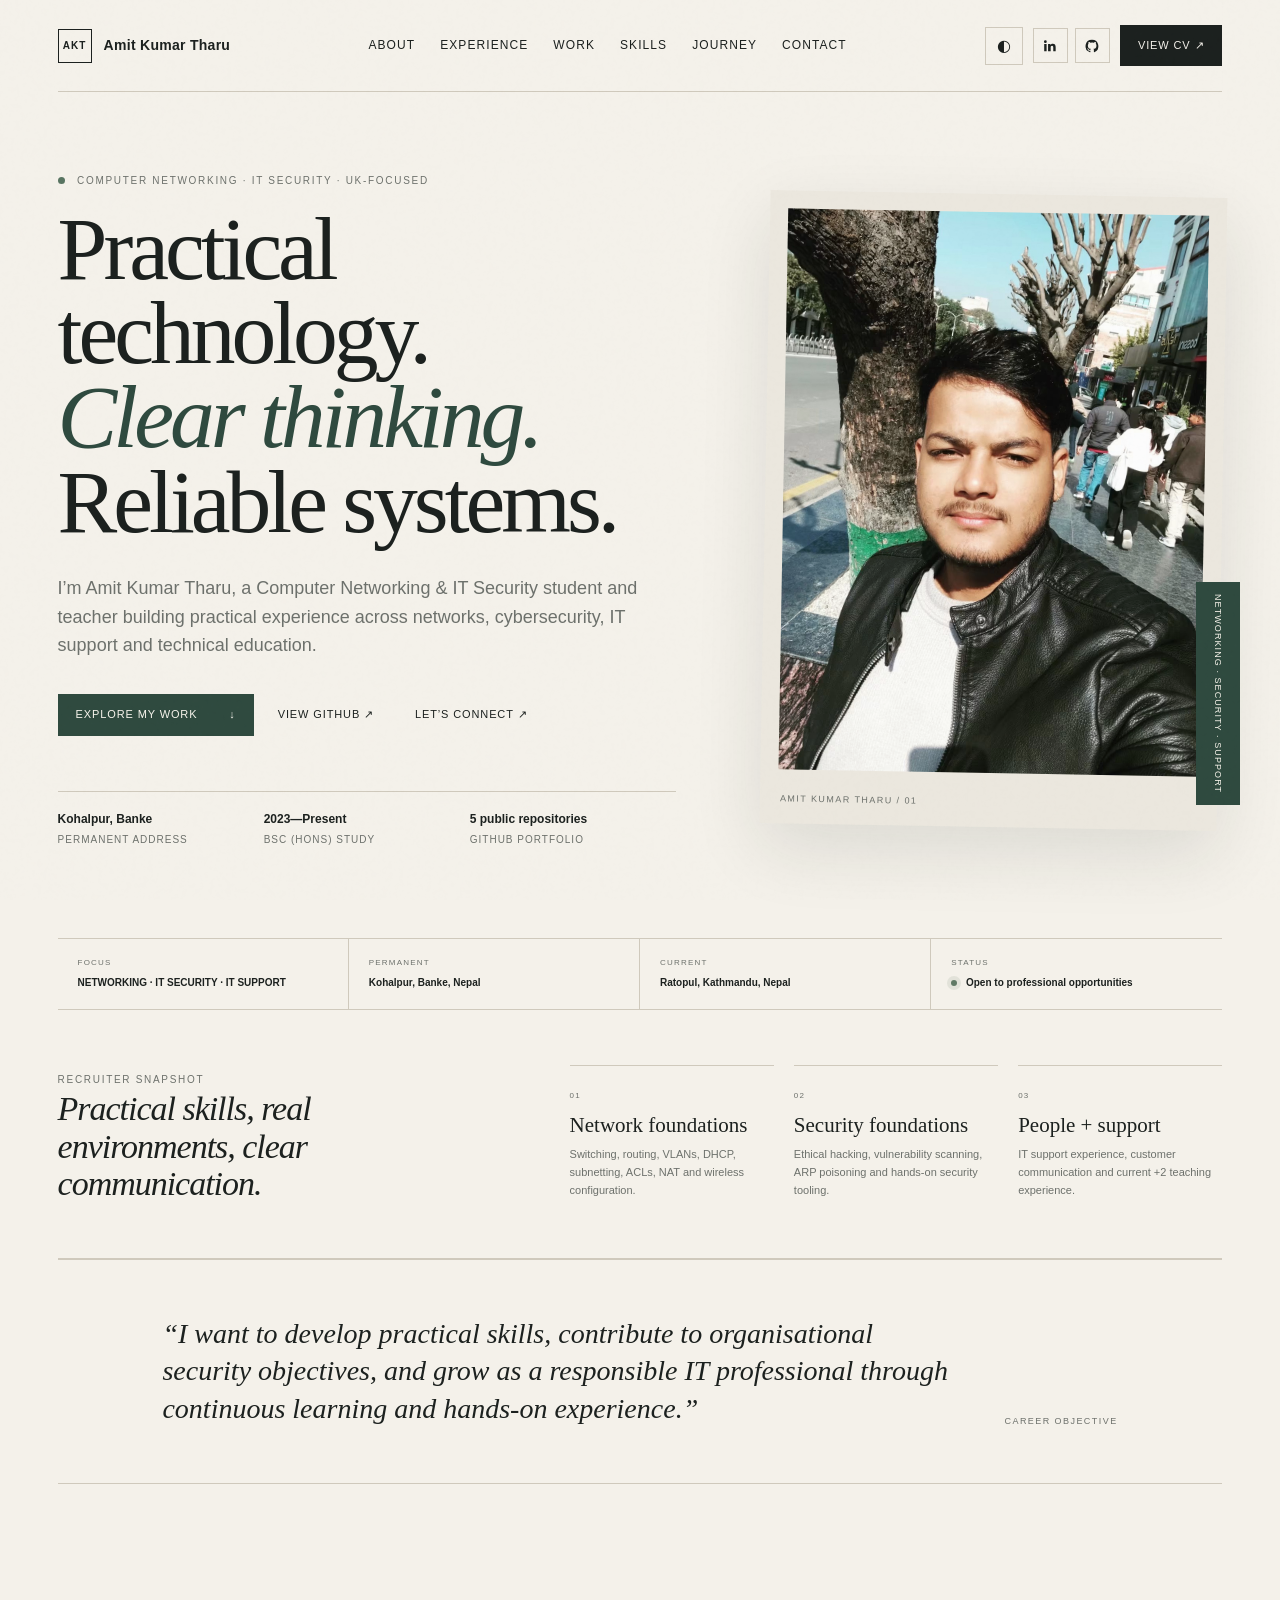
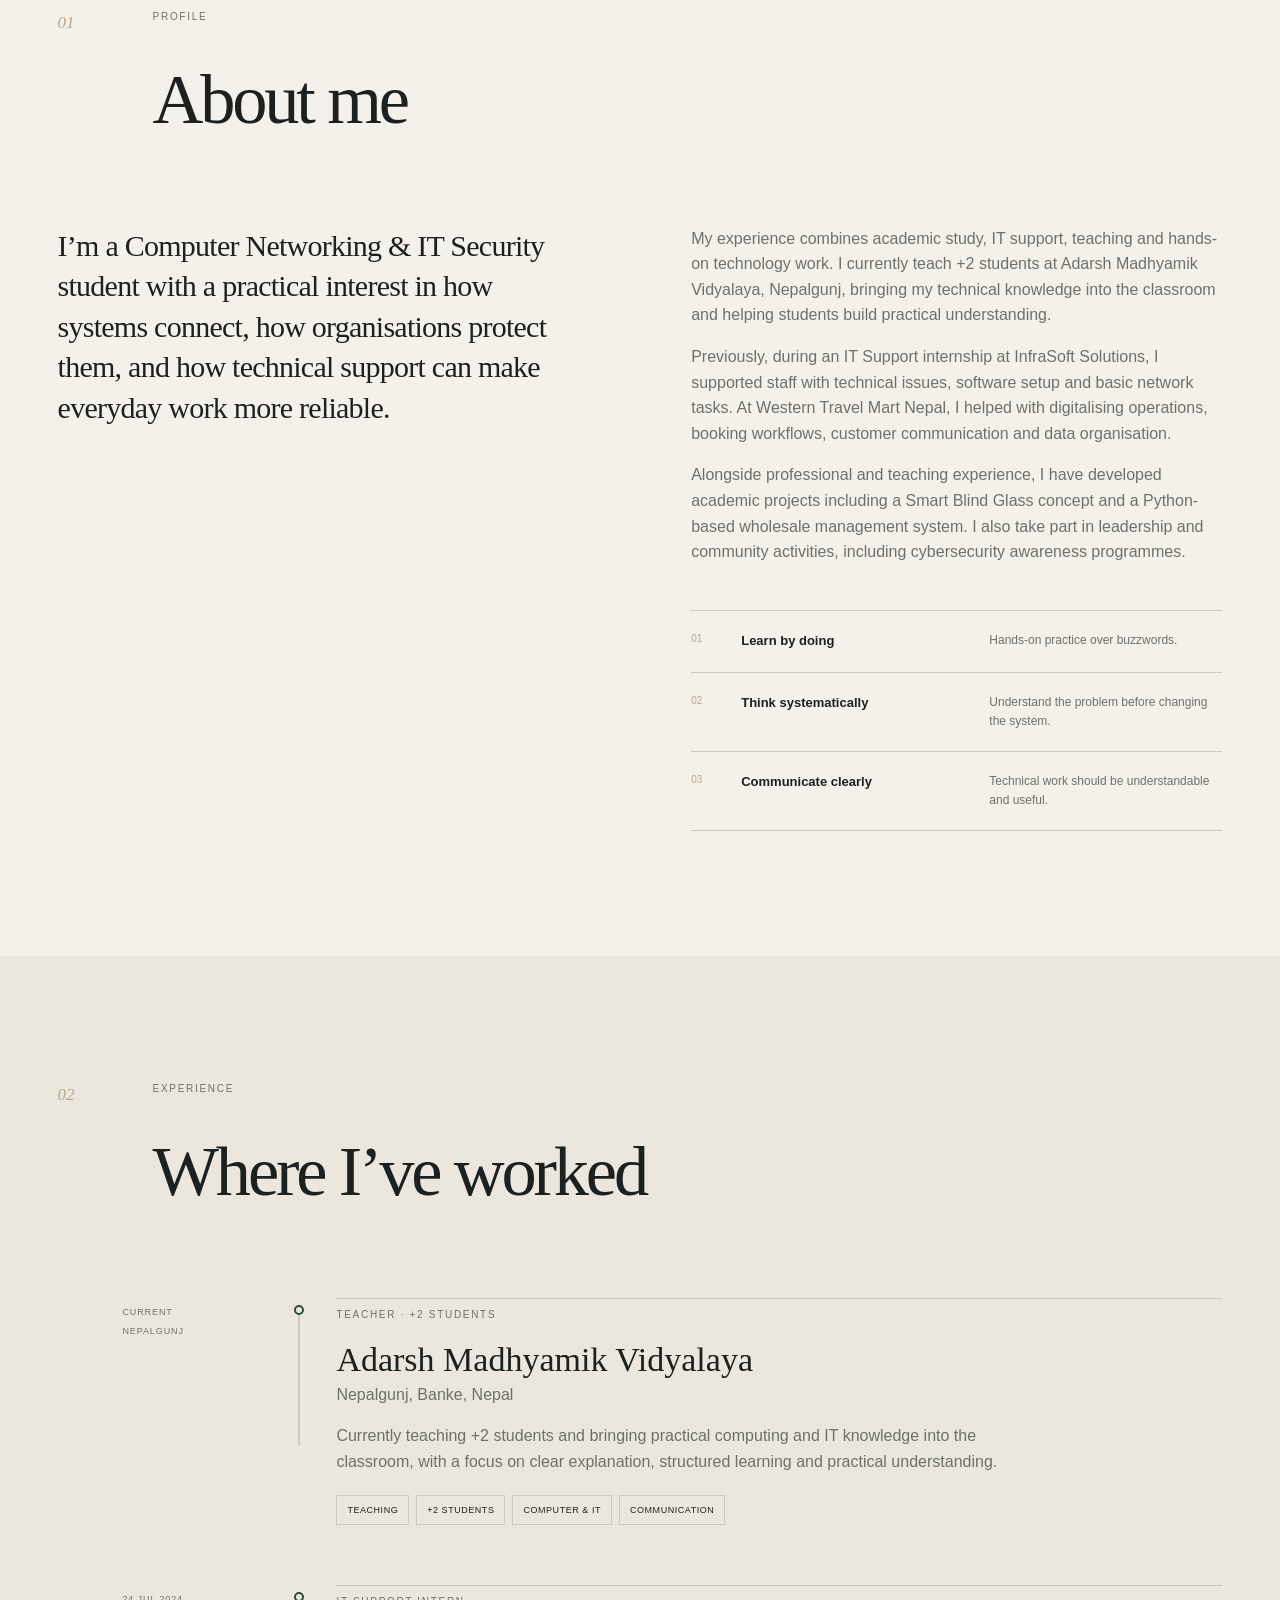
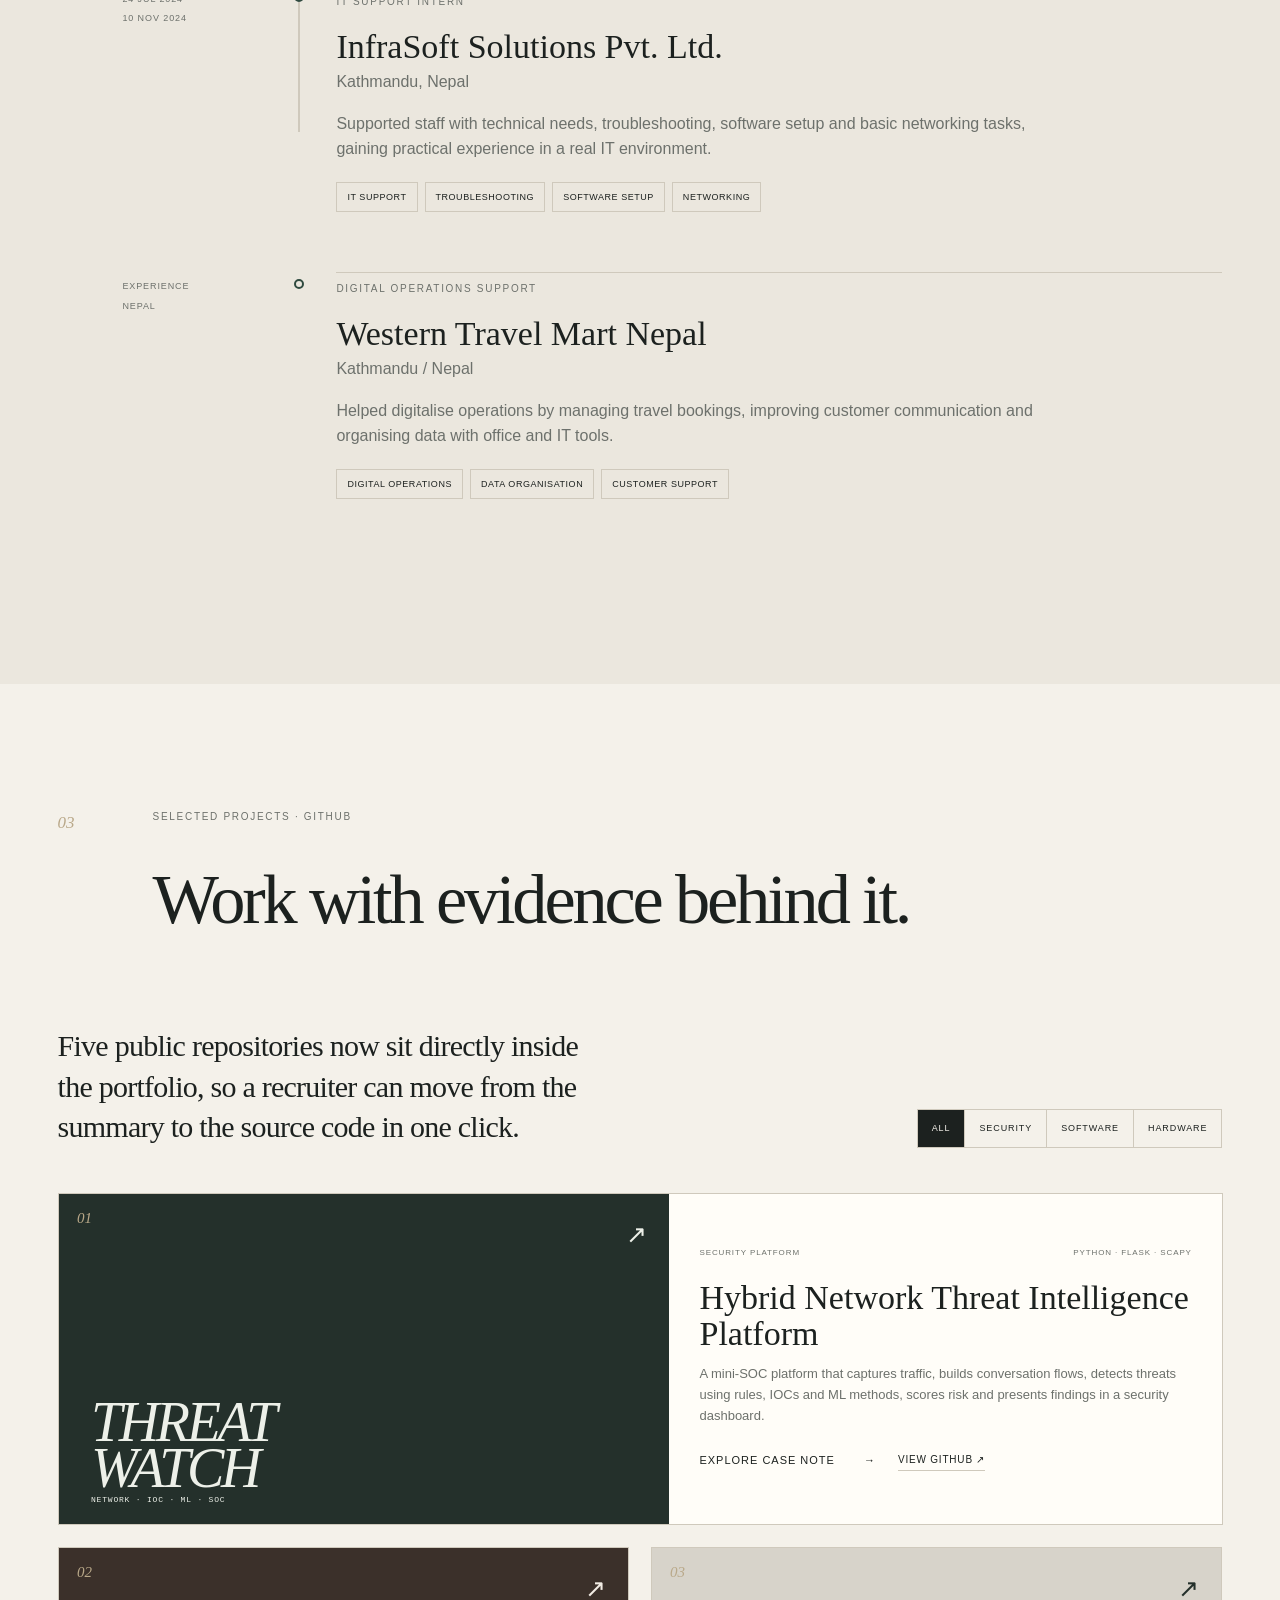
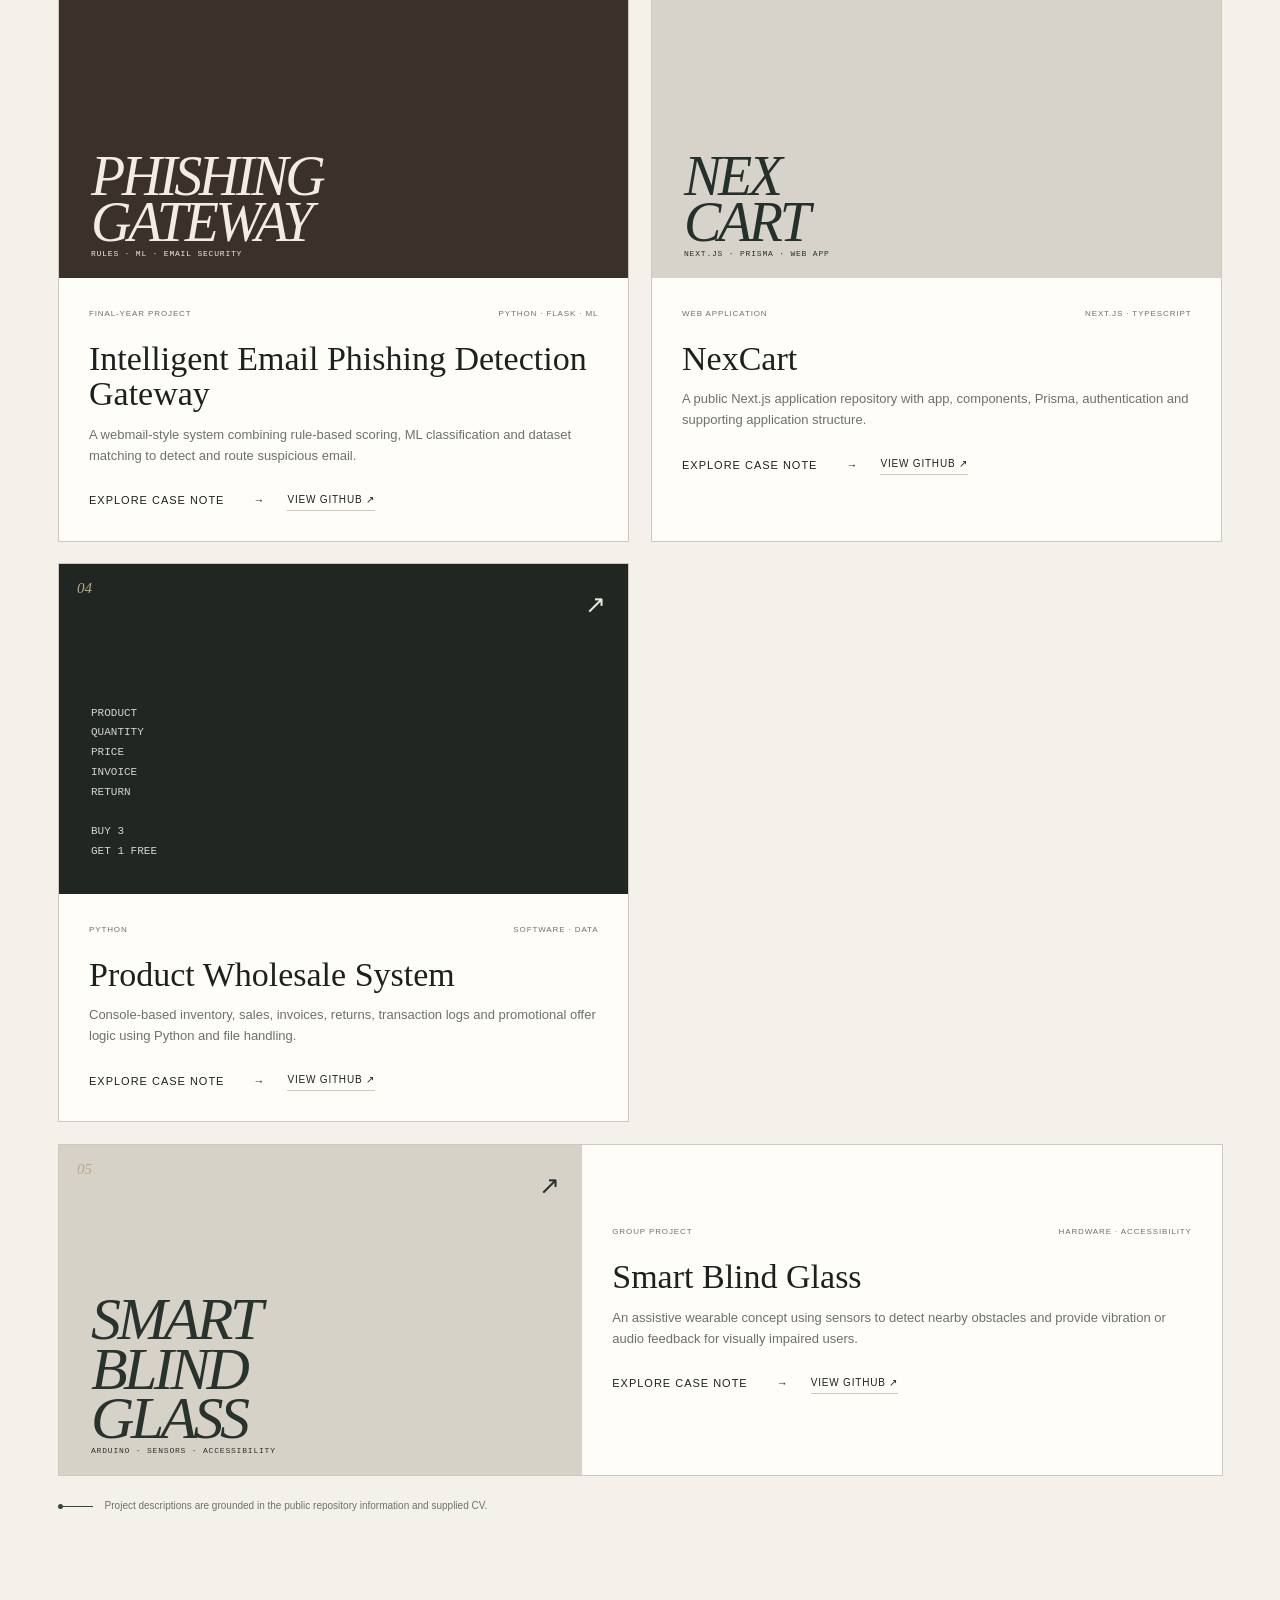
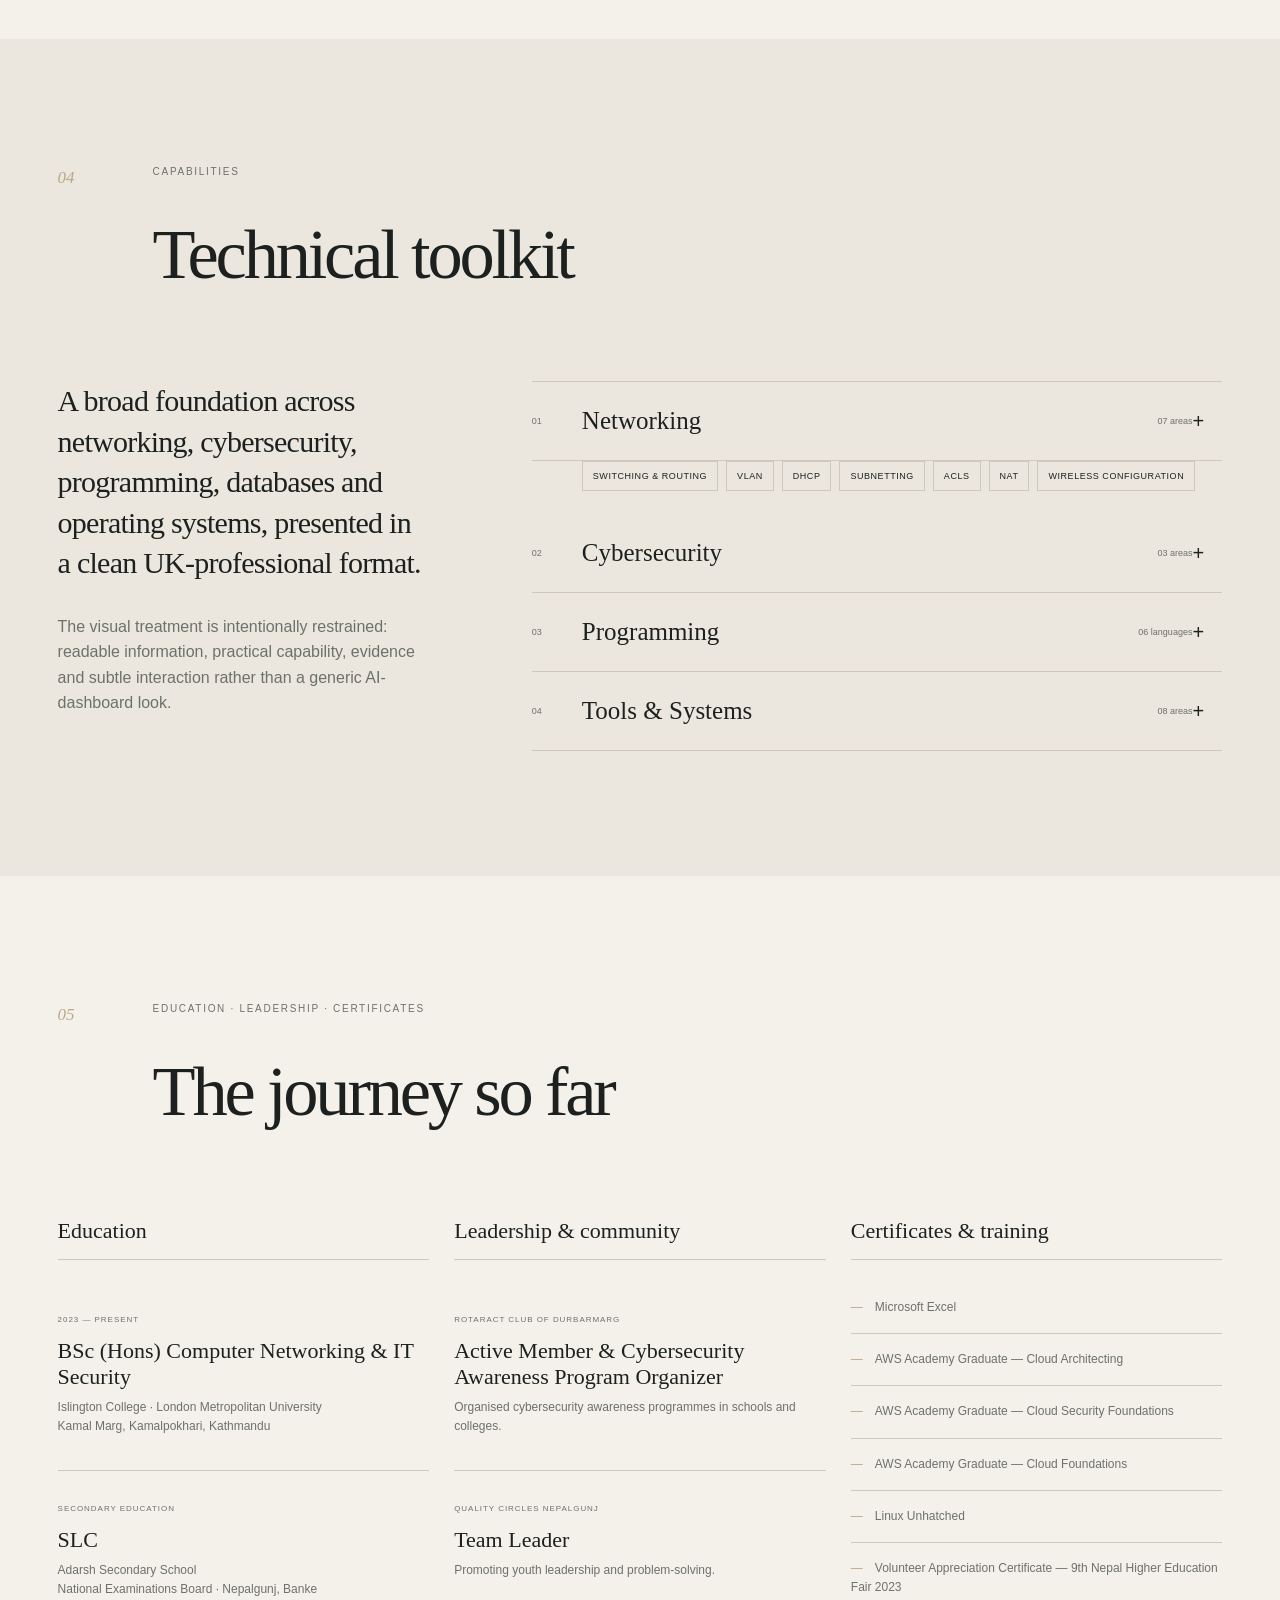
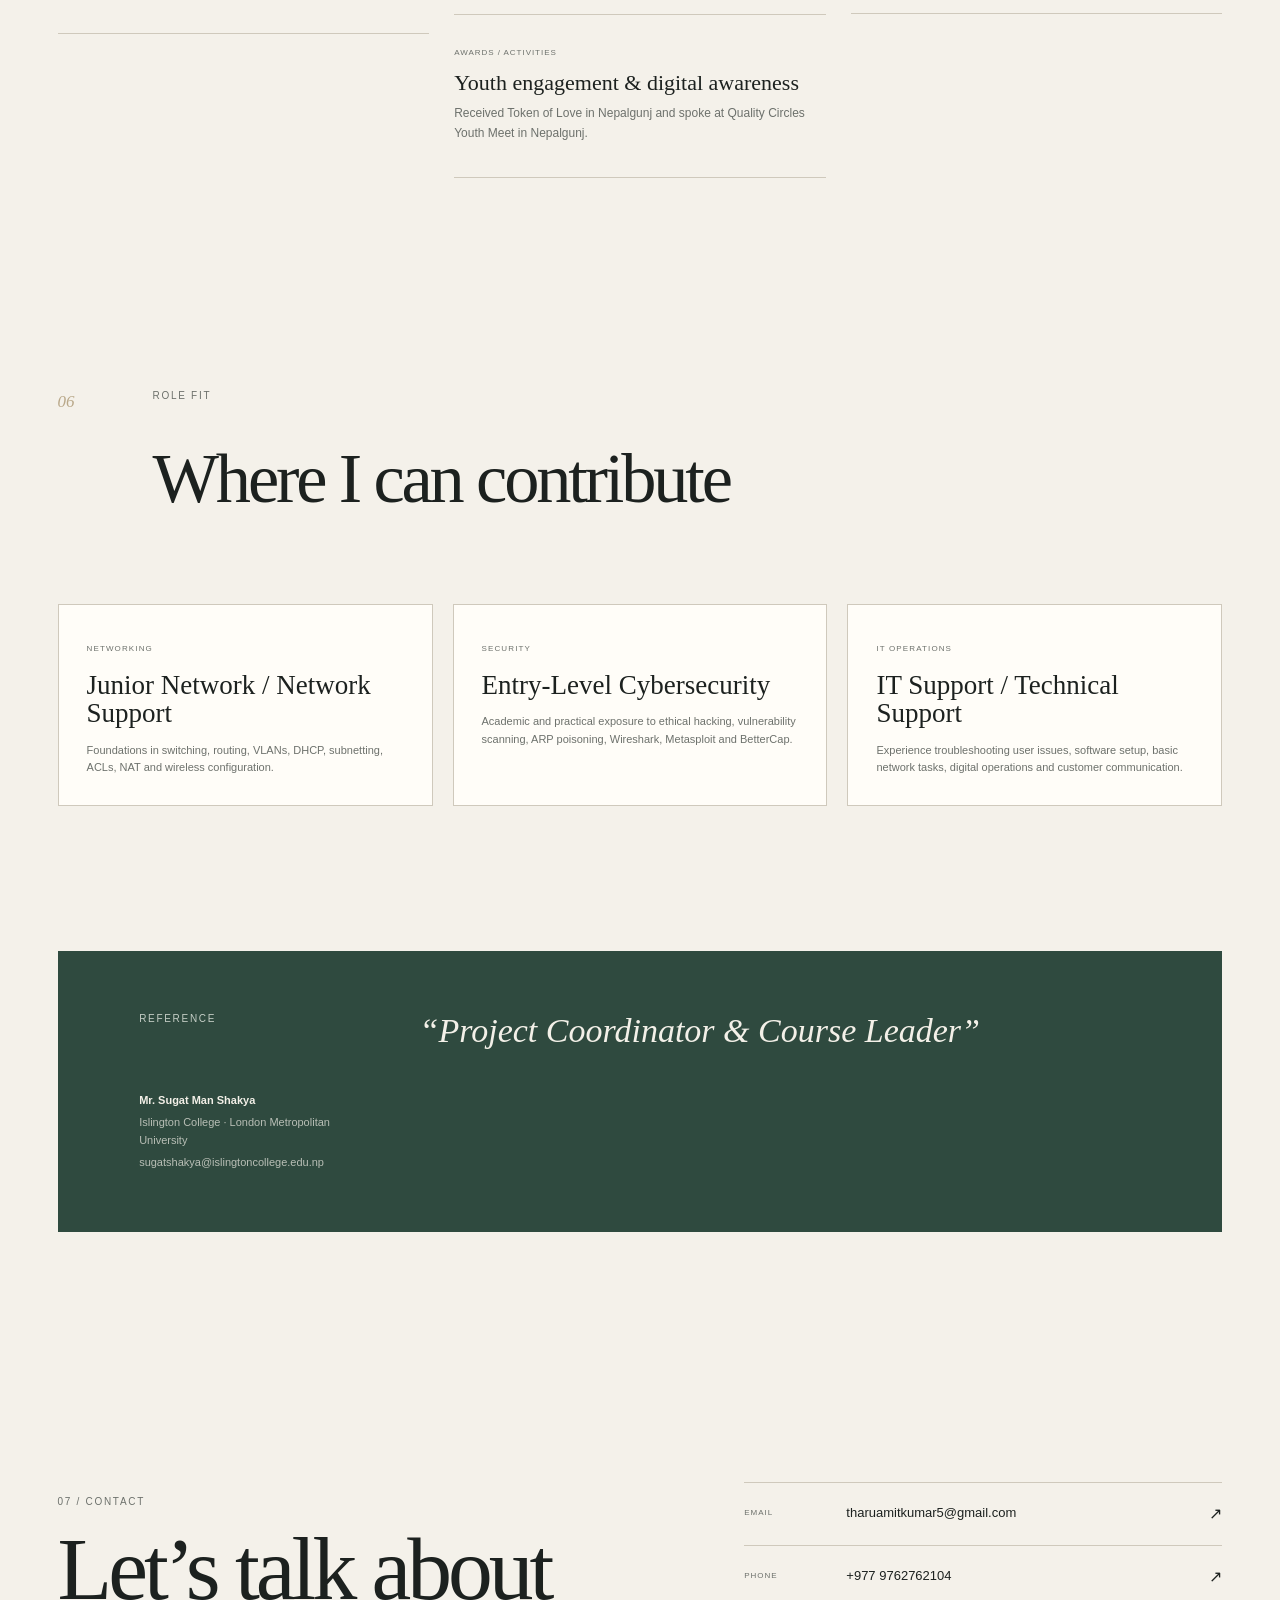
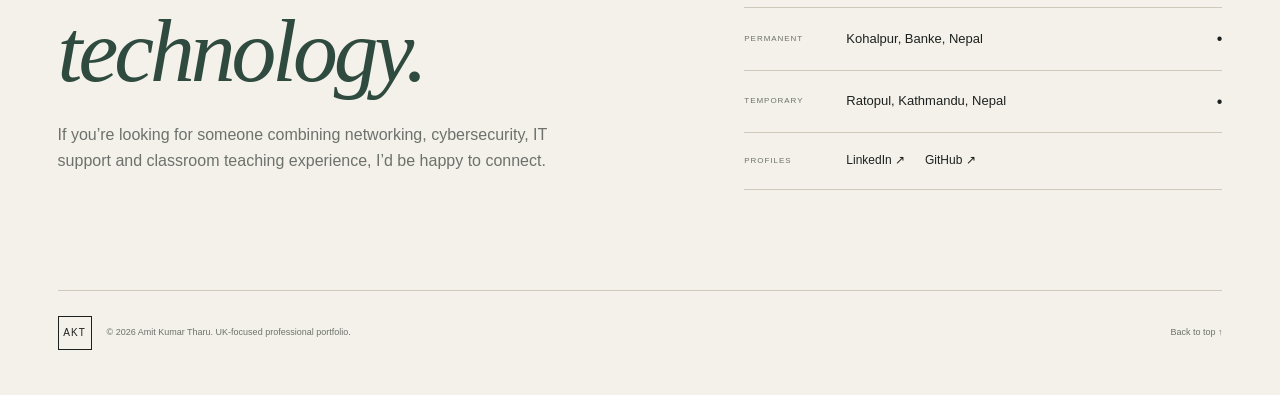
<file: amit-kumar-tharu-portfolio/index.html>
<!doctype html>
<html lang="en-GB">
<head>
  <meta charset="utf-8">
  <meta name="viewport" content="width=device-width, initial-scale=1">
  <meta name="description" content="Amit Kumar Tharu — UK-ready professional portfolio for Computer Networking, IT Security, cybersecurity, networking, IT support and teaching.">
  <meta name="author" content="Amit Kumar Tharu">
  <meta name="robots" content="index, follow">
  <meta name="theme-color" content="#f4f1ea">
  <meta name="color-scheme" content="light dark">
  <meta property="og:image" content="assets/profile.png">
  <meta property="og:site_name" content="Amit Kumar Tharu Portfolio">
  <link rel="icon" type="image/svg+xml" href="favicon.svg">
  <script type="application/ld+json">
  {
    "@context":"https://schema.org",
    "@type":"Person",
    "name":"Amit Kumar Tharu",
    "jobTitle":"Computer Networking & IT Security Student",
    "email":"mailto:tharuamitkumar5@gmail.com",
    "url":"https://github.com/amitkumartharu1",
    "sameAs":[
      "https://www.linkedin.com/in/amit-kumar-t-2b4a711b0/",
      "https://github.com/amitkumartharu1"
    ]
  }
  </script>
  <meta property="og:title" content="Amit Kumar Tharu — Networking, Security & IT">
  <meta property="og:description" content="Professional portfolio covering networking, IT security, cybersecurity, IT support, projects and teaching.">
  <meta property="og:type" content="website">
  <title>Amit Kumar Tharu — Networking, Security & IT</title>
  <link rel="stylesheet" href="styles.css">
</head>
<body>
  <div class="scroll-progress" id="scrollProgress"></div>
  <div class="cursor-glow" id="cursorGlow"></div>
  <div class="noise"></div>
  <div class="site-shell">
    <header class="nav" id="top">
      <a class="brand" href="#top" aria-label="Amit Kumar Tharu home">
        <span class="brand-mark">AKT</span>
        <span>Amit Kumar Tharu</span>
      </a>
      <nav class="nav-links" id="primaryNav" aria-label="Primary navigation">
        <a href="#about">About</a>
        <a href="#experience">Experience</a>
        <a href="#work">Work</a>
        <a href="#skills">Skills</a>
        <a href="#journey">Journey</a>
        <a href="#contact">Contact</a>
      </nav>
      <div class="nav-actions">
        <button class="mobile-menu" id="mobileMenu" type="button" aria-controls="primaryNav" aria-expanded="false" aria-label="Open navigation">
          <span></span><span></span><span></span>
        </button>
        <button class="theme-toggle" id="themeToggle" type="button" aria-label="Toggle colour theme" aria-pressed="false">◐</button>
        <div class="social-icons" aria-label="Professional profiles">
          <a id="linkedinLink" href="https://www.linkedin.com/in/amit-kumar-t-2b4a711b0/" target="_blank" rel="noopener" aria-label="LinkedIn" title="LinkedIn">
            <svg viewBox="0 0 24 24" aria-hidden="true"><path d="M5.1 3.4A2.1 2.1 0 1 1 5 7.6a2.1 2.1 0 0 1 .1-4.2ZM3.3 8.9h3.6V20H3.3V8.9Zm5.8 0h3.4v1.5h.1c.5-.9 1.7-1.9 3.5-1.9 3.7 0 4.4 2.4 4.4 5.5V20h-3.6v-5.3c0-1.3 0-3-1.8-3s-2.1 1.4-2.1 2.9V20H9.1V8.9Z"/></svg>
          </a>
          <a id="githubLink" href="https://github.com/amitkumartharu1" target="_blank" rel="noopener" aria-label="GitHub" title="GitHub">
            <svg viewBox="0 0 24 24" aria-hidden="true"><path d="M12 2.5a9.7 9.7 0 0 0-3.1 18.9c.5.1.7-.2.7-.5v-1.8c-2.8.6-3.4-1.2-3.4-1.2-.5-1.2-1.1-1.5-1.1-1.5-.9-.6.1-.6.1-.6 1 0 1.6 1 1.6 1 .9 1.6 2.3 1.1 2.9.8.1-.6.3-1.1.6-1.3-2.2-.3-4.5-1.1-4.5-4.8 0-1.1.4-2 1-2.7-.1-.3-.4-1.3.1-2.7 0 0 .8-.3 2.8 1a9.4 9.4 0 0 1 5.1 0c1.9-1.3 2.8-1 2.8-1 .5 1.4.2 2.4.1 2.7.7.7 1 1.6 1 2.7 0 3.7-2.3 4.5-4.5 4.8.3.3.6.9.6 1.8v2.6c0 .3.2.6.7.5A9.7 9.7 0 0 0 12 2.5Z"/></svg>
          </a>
        </div>
        <a class="cv-button" href="assets/Amit_Kumar_Tharu_CV.pdf" target="_blank" rel="noopener">View CV ↗</a>
      </div>
    </header>

    <main>
      <section class="hero section-grid">
        <div class="hero-copy">
          <p class="eyebrow"><span class="status-dot"></span> COMPUTER NETWORKING · IT SECURITY · UK-FOCUSED</p>
          <h1>Practical technology.<br><em>Clear thinking.</em><br>Reliable systems.</h1>
          <p class="hero-lede">I’m Amit Kumar Tharu, a Computer Networking & IT Security student and teacher building practical experience across networks, cybersecurity, IT support and technical education.</p>
          <div class="hero-actions">
            <a class="button primary" href="#work">Explore my work <span>↓</span></a>
            <a class="button text" href="https://github.com/amitkumartharu1" target="_blank" rel="noopener noreferrer">View GitHub <span>↗</span></a>
            <a class="button text" href="#contact">Let’s connect <span>↗</span></a>
          </div>
          <div class="hero-facts">
            <div><strong>Kohalpur, Banke</strong><span>Permanent address</span></div>
            <div><strong>2023—Present</strong><span>BSc (Hons) study</span></div>
            <div><strong>5 public repositories</strong><span>GitHub portfolio</span></div>
          </div>
        </div>
        <div class="portrait-wrap">
          <div class="portrait-frame">
            <img src="assets/profile.png" alt="Portrait of Amit Kumar Tharu">
            <span class="portrait-caption">AMIT KUMAR THARU / 01</span>
          </div>
          <div class="portrait-note">Networking · Security · Support</div>
        </div>
      </section>

      <section class="identity-strip">
        <div><span>FOCUS</span><strong>NETWORKING · IT SECURITY · IT SUPPORT</strong></div>
        <div><span>PERMANENT</span><strong>Kohalpur, Banke, Nepal</strong></div>
        <div><span>CURRENT</span><strong>Ratopul, Kathmandu, Nepal</strong></div>
        <div><span>STATUS</span><strong><i></i> Open to professional opportunities</strong></div>
      </section>

      <section class="recruiter-strip" aria-label="Recruiter snapshot">
        <div class="recruiter-heading"><span class="eyebrow">RECRUITER SNAPSHOT</span><h2>Practical skills, real environments, clear communication.</h2></div>
        <div class="recruiter-points">
          <article><span>01</span><strong>Network foundations</strong><p>Switching, routing, VLANs, DHCP, subnetting, ACLs, NAT and wireless configuration.</p></article>
          <article><span>02</span><strong>Security foundations</strong><p>Ethical hacking, vulnerability scanning, ARP poisoning and hands-on security tooling.</p></article>
          <article><span>03</span><strong>People + support</strong><p>IT support experience, customer communication and current +2 teaching experience.</p></article>
        </div>
      </section>

      <section class="intro-band">
        <p>“I want to develop practical skills, contribute to organisational security objectives, and grow as a responsible IT professional through continuous learning and hands-on experience.”</p>
        <span>CAREER OBJECTIVE</span>
      </section>

      <section class="section" id="about">
        <div class="section-heading">
          <span class="section-number">01</span>
          <div><p class="eyebrow">PROFILE</p><h2>About me</h2></div>
        </div>
        <div class="about-layout">
          <div class="about-lead">
            <p class="large">I’m a Computer Networking & IT Security student with a practical interest in how systems connect, how organisations protect them, and how technical support can make everyday work more reliable.</p>
          </div>
          <div class="about-copy">
            <p>My experience combines academic study, IT support, teaching and hands-on technology work. I currently teach +2 students at Adarsh Madhyamik Vidyalaya, Nepalgunj, bringing my technical knowledge into the classroom and helping students build practical understanding.</p>
            <p>Previously, during an IT Support internship at InfraSoft Solutions, I supported staff with technical issues, software setup and basic network tasks. At Western Travel Mart Nepal, I helped with digitalising operations, booking workflows, customer communication and data organisation.</p>
            <p>Alongside professional and teaching experience, I have developed academic projects including a Smart Blind Glass concept and a Python-based wholesale management system. I also take part in leadership and community activities, including cybersecurity awareness programmes.</p>
            <div class="principles">
              <div><span>01</span><strong>Learn by doing</strong><p>Hands-on practice over buzzwords.</p></div>
              <div><span>02</span><strong>Think systematically</strong><p>Understand the problem before changing the system.</p></div>
              <div><span>03</span><strong>Communicate clearly</strong><p>Technical work should be understandable and useful.</p></div>
            </div>
          </div>
        </div>
      </section>

      <section class="section tinted" id="experience">
        <div class="section-heading">
          <span class="section-number">02</span>
          <div><p class="eyebrow">EXPERIENCE</p><h2>Where I’ve worked</h2></div>
        </div>
        <div class="timeline">
          <div class="timeline-item">
            <div class="timeline-meta"><span>CURRENT</span><span>NEPALGUNJ</span></div>
            <div class="timeline-marker"></div>
            <div class="timeline-card">
              <p class="eyebrow">TEACHER · +2 STUDENTS</p>
              <h3>Adarsh Madhyamik Vidyalaya</h3>
              <p class="muted">Nepalgunj, Banke, Nepal</p>
              <p>Currently teaching +2 students and bringing practical computing and IT knowledge into the classroom, with a focus on clear explanation, structured learning and practical understanding.</p>
              <div class="tag-row"><span>Teaching</span><span>+2 Students</span><span>Computer & IT</span><span>Communication</span></div>
            </div>
          </div>
          
          <article class="timeline-item">
            <div class="timeline-meta"><span>24 JUL 2024</span><span>10 NOV 2024</span></div>
            <div class="timeline-marker"></div>
            <div class="timeline-card">
              <p class="eyebrow">IT SUPPORT INTERN</p>
              <h3>InfraSoft Solutions Pvt. Ltd.</h3>
              <p class="muted">Kathmandu, Nepal</p>
              <p>Supported staff with technical needs, troubleshooting, software setup and basic networking tasks, gaining practical experience in a real IT environment.</p>
              <div class="tag-row"><span>IT Support</span><span>Troubleshooting</span><span>Software Setup</span><span>Networking</span></div>
            </div>
          </article>
          <article class="timeline-item">
            <div class="timeline-meta"><span>EXPERIENCE</span><span>NEPAL</span></div>
            <div class="timeline-marker"></div>
            <div class="timeline-card">
              <p class="eyebrow">DIGITAL OPERATIONS SUPPORT</p>
              <h3>Western Travel Mart Nepal</h3>
              <p class="muted">Kathmandu / Nepal</p>
              <p>Helped digitalise operations by managing travel bookings, improving customer communication and organising data with office and IT tools.</p>
              <div class="tag-row"><span>Digital Operations</span><span>Data Organisation</span><span>Customer Support</span></div>
            </div>
          </article>
        </div>
      </section>

      <section class="section work-section" id="work">
        <div class="section-heading">
          <span class="section-number">03</span>
          <div><p class="eyebrow">SELECTED PROJECTS · GITHUB</p><h2>Work with evidence behind it.</h2></div>
        </div>

        <div class="work-intro">
          <p class="large">Five public repositories now sit directly inside the portfolio, so a recruiter can move from the summary to the source code in one click.</p>
          <div class="work-filter" role="group" aria-label="Filter work">
            <button class="filter-btn active" type="button" aria-pressed="true" data-filter="all">All</button>
            <button class="filter-btn" type="button" aria-pressed="false" data-filter="security">Security</button>
            <button class="filter-btn" type="button" aria-pressed="false" data-filter="software">Software</button>
            <button class="filter-btn" type="button" aria-pressed="false" data-filter="hardware">Hardware</button>
          </div>
        </div>

        <div class="work-grid">
          <article class="work-card work-wide" data-type="security" data-project="threatwatch">
            <div class="work-index">01</div>
            <div class="work-image threat-visual"><span>THREAT<br>WATCH</span><small>NETWORK · IOC · ML · SOC</small><i>↗</i></div>
            <div class="work-content">
              <div class="work-meta"><span>SECURITY PLATFORM</span><span>PYTHON · FLASK · SCAPY</span></div>
              <h3>Hybrid Network Threat Intelligence Platform</h3>
              <p>A mini-SOC platform that captures traffic, builds conversation flows, detects threats using rules, IOCs and ML methods, scores risk and presents findings in a security dashboard.</p>
              <div class="work-actions"><button class="case-link" type="button">Explore case note <span>→</span></button><a class="repo-link" href="https://github.com/amitkumartharu1/Hybrid-Network-Threat-Intelligence-and-Traffic-Analysis-Platform" target="_blank" rel="noopener noreferrer">View GitHub ↗</a></div>
            </div>
          </article>

          <article class="work-card" data-type="security" data-project="phishing">
            <div class="work-index">02</div>
            <div class="work-image phishing-visual"><span>PHISHING<br>GATEWAY</span><small>RULES · ML · EMAIL SECURITY</small><i>↗</i></div>
            <div class="work-content">
              <div class="work-meta"><span>FINAL-YEAR PROJECT</span><span>PYTHON · FLASK · ML</span></div>
              <h3>Intelligent Email Phishing Detection Gateway</h3>
              <p>A webmail-style system combining rule-based scoring, ML classification and dataset matching to detect and route suspicious email.</p>
              <div class="work-actions"><button class="case-link" type="button">Explore case note <span>→</span></button><a class="repo-link" href="https://github.com/amitkumartharu1/Intelligent-Email-Phishing-Detection-Gateway-" target="_blank" rel="noopener noreferrer">View GitHub ↗</a></div>
            </div>
          </article>

          <article class="work-card" data-type="software" data-project="nexcart">
            <div class="work-index">03</div>
            <div class="work-image nex-visual"><span>NEX<br>CART</span><small>NEXT.JS · PRISMA · WEB APP</small><i>↗</i></div>
            <div class="work-content">
              <div class="work-meta"><span>WEB APPLICATION</span><span>NEXT.JS · TYPESCRIPT</span></div>
              <h3>NexCart</h3>
              <p>A public Next.js application repository with app, components, Prisma, authentication and supporting application structure.</p>
              <div class="work-actions"><button class="case-link" type="button">Explore case note <span>→</span></button><a class="repo-link" href="https://github.com/amitkumartharu1/NexCart" target="_blank" rel="noopener noreferrer">View GitHub ↗</a></div>
            </div>
          </article>

          <article class="work-card" data-type="software" data-project="wholesale">
            <div class="work-index">04</div>
            <div class="work-image code-visual"><pre>PRODUCT
QUANTITY
PRICE
INVOICE
RETURN

BUY 3
GET 1 FREE</pre><i>↗</i></div>
            <div class="work-content">
              <div class="work-meta"><span>PYTHON</span><span>SOFTWARE · DATA</span></div>
              <h3>Product Wholesale System</h3>
              <p>Console-based inventory, sales, invoices, returns, transaction logs and promotional offer logic using Python and file handling.</p>
              <div class="work-actions"><button class="case-link" type="button">Explore case note <span>→</span></button><a class="repo-link" href="https://github.com/amitkumartharu1/Product-Wholesale-System" target="_blank" rel="noopener noreferrer">View GitHub ↗</a></div>
            </div>
          </article>

          <article class="work-card work-featured" data-type="hardware" data-project="blind">
            <div class="work-index">05</div>
            <div class="work-image blind-visual"><span>SMART<br>BLIND<br>GLASS</span><small>ARDUINO · SENSORS · ACCESSIBILITY</small><i>↗</i></div>
            <div class="work-content">
              <div class="work-meta"><span>GROUP PROJECT</span><span>HARDWARE · ACCESSIBILITY</span></div>
              <h3>Smart Blind Glass</h3>
              <p>An assistive wearable concept using sensors to detect nearby obstacles and provide vibration or audio feedback for visually impaired users.</p>
              <div class="work-actions"><button class="case-link" type="button">Explore case note <span>→</span></button><a class="repo-link" href="https://github.com/amitkumartharu1/smart-blind-glass" target="_blank" rel="noopener noreferrer">View GitHub ↗</a></div>
            </div>
          </article>
        </div>

        <div class="work-note"><span class="pulse-line"></span> Project descriptions are grounded in the public repository information and supplied CV.</div>
      </section>

      <section class="section tinted" id="skills">
        <div class="section-heading">
          <span class="section-number">04</span>
          <div><p class="eyebrow">CAPABILITIES</p><h2>Technical toolkit</h2></div>
        </div>
        <div class="skill-layout">
          <div class="skill-intro">
            <p class="large">A broad foundation across networking, cybersecurity, programming, databases and operating systems, presented in a clean UK-professional format.</p>
            <p class="muted">The visual treatment is intentionally restrained: readable information, practical capability, evidence and subtle interaction rather than a generic AI-dashboard look.</p>
          </div>
          <div class="skill-groups">
            <button class="skill-group active" type="button" data-skill="networking" aria-expanded="true"><span>01</span><strong>Networking</strong><em>07 areas</em><b>+</b></button>
            <div class="skill-detail active" id="networking"><span>Switching & Routing</span><span>VLAN</span><span>DHCP</span><span>Subnetting</span><span>ACLs</span><span>NAT</span><span>Wireless Configuration</span></div>
            <button class="skill-group" type="button" data-skill="security" aria-expanded="false"><span>02</span><strong>Cybersecurity</strong><em>03 areas</em><b>+</b></button>
            <div class="skill-detail" id="security"><span>Ethical Hacking</span><span>ARP Poisoning</span><span>Vulnerability Scanning</span></div>
            <button class="skill-group" type="button" data-skill="code" aria-expanded="false"><span>03</span><strong>Programming</strong><em>06 languages</em><b>+</b></button>
            <div class="skill-detail" id="code"><span>Python</span><span>Java</span><span>HTML</span><span>CSS</span><span>JavaScript</span><span>SQL</span></div>
            <button class="skill-group" type="button" data-skill="tools" aria-expanded="false"><span>04</span><strong>Tools & Systems</strong><em>08 areas</em><b>+</b></button>
            <div class="skill-detail" id="tools"><span>Wireshark</span><span>Cisco Packet Tracer</span><span>Metasploit</span><span>BetterCap</span><span>VS Code</span><span>MySQL</span><span>Windows</span><span>Kali Linux</span></div>
          </div>
        </div>
      </section>

      <section class="section" id="journey">
        <div class="section-heading">
          <span class="section-number">05</span>
          <div><p class="eyebrow">EDUCATION · LEADERSHIP · CERTIFICATES</p><h2>The journey so far</h2></div>
        </div>
        <div class="journey-grid">
          <div class="journey-column">
            <h3>Education</h3>
            <div class="journey-card">
              <span>2023 — PRESENT</span>
              <h4>BSc (Hons) Computer Networking & IT Security</h4>
              <p>Islington College · London Metropolitan University<br>Kamal Marg, Kamalpokhari, Kathmandu</p>
            </div>
            <div class="journey-card">
              <span>SECONDARY EDUCATION</span>
              <h4>SLC</h4>
              <p>Adarsh Secondary School<br>National Examinations Board · Nepalgunj, Banke</p>
            </div>
          </div>
          <div class="journey-column">
            <h3>Leadership & community</h3>
            <div class="journey-card">
              <span>ROTARACT CLUB OF DURBARMARG</span>
              <h4>Active Member & Cybersecurity Awareness Program Organizer</h4>
              <p>Organised cybersecurity awareness programmes in schools and colleges.</p>
            </div>
            <div class="journey-card">
              <span>QUALITY CIRCLES NEPALGUNJ</span>
              <h4>Team Leader</h4>
              <p>Promoting youth leadership and problem-solving.</p>
            </div>
            <div class="journey-card">
              <span>AWARDS / ACTIVITIES</span>
              <h4>Youth engagement & digital awareness</h4>
              <p>Received Token of Love in Nepalgunj and spoke at Quality Circles Youth Meet in Nepalgunj.</p>
            </div>
          </div>
          <div class="journey-column">
            <h3>Certificates & training</h3>
            <ul class="cert-list">
              <li>Microsoft Excel</li>
              <li>AWS Academy Graduate — Cloud Architecting</li>
              <li>AWS Academy Graduate — Cloud Security Foundations</li>
              <li>AWS Academy Graduate — Cloud Foundations</li>
              <li>Linux Unhatched</li>
              <li>Volunteer Appreciation Certificate — 9th Nepal Higher Education Fair 2023</li>
            </ul>
          </div>
        </div>
      </section>

      <section class="section fit-section">
        <div class="section-heading">
          <span class="section-number">06</span>
          <div><p class="eyebrow">ROLE FIT</p><h2>Where I can contribute</h2></div>
        </div>
        <div class="role-grid">
          <article class="role-card"><span>NETWORKING</span><h3>Junior Network / Network Support</h3><p>Foundations in switching, routing, VLANs, DHCP, subnetting, ACLs, NAT and wireless configuration.</p></article>
          <article class="role-card"><span>SECURITY</span><h3>Entry-Level Cybersecurity</h3><p>Academic and practical exposure to ethical hacking, vulnerability scanning, ARP poisoning, Wireshark, Metasploit and BetterCap.</p></article>
          <article class="role-card"><span>IT OPERATIONS</span><h3>IT Support / Technical Support</h3><p>Experience troubleshooting user issues, software setup, basic network tasks, digital operations and customer communication.</p></article>
        </div>
      </section>

      <section class="section reference-section">
        <div class="reference-card">
          <p class="eyebrow">REFERENCE</p>
          <blockquote>“Project Coordinator & Course Leader”</blockquote>
          <div><strong>Mr. Sugat Man Shakya</strong><span>Islington College · London Metropolitan University</span><span>sugatshakya@islingtoncollege.edu.np</span></div>
        </div>
      </section>

      <section class="contact section" id="contact">
        <div class="contact-copy">
          <p class="eyebrow">07 / CONTACT</p>
          <h2>Let’s talk about<br><em>technology.</em></h2>
          <p>If you’re looking for someone combining networking, cybersecurity, IT support and classroom teaching experience, I’d be happy to connect.</p>
        </div>
        <div class="contact-panel">
          <a href="mailto:tharuamitkumar5@gmail.com"><span>Email</span><strong>tharuamitkumar5@gmail.com</strong><b>↗</b></a>
          <a href="tel:+9779762762104"><span>Phone</span><strong>+977 9762762104</strong><b>↗</b></a>
          <div><span>Permanent</span><strong>Kohalpur, Banke, Nepal</strong><b>•</b></div>
          <div><span>Temporary</span><strong>Ratopul, Kathmandu, Nepal</strong><b>•</b></div>
          <div class="socials"><span>Profiles</span><div><a id="linkedinTextLink" href="https://www.linkedin.com/in/amit-kumar-t-2b4a711b0/" target="_blank" rel="noopener">LinkedIn ↗</a><a id="githubTextLink" href="https://github.com/amitkumartharu1" target="_blank" rel="noopener">GitHub ↗</a></div></div>
        </div>
      </section>
    </main>

    <footer>
      <div><span class="brand-mark">AKT</span><p>© 2026 Amit Kumar Tharu. UK-focused professional portfolio.</p></div>
      <a href="#top">Back to top ↑</a>
    </footer>
  </div>

  <div class="modal" id="projectModal" role="dialog" aria-modal="true" aria-labelledby="modalTitle" aria-hidden="true">
    <div class="modal-backdrop" data-close></div>
    <article class="modal-card">
      <button class="modal-close" type="button" data-close aria-label="Close project details">×</button>
      <p class="eyebrow" id="modalKicker"></p>
      <h2 id="modalTitle"></h2>
      <p id="modalText"></p>
      <div class="modal-facts" id="modalFacts"></div>
    </article>
  </div>

  <script src="script.js"></script>
</body>
</html>
</file>
<file: amit-kumar-tharu-portfolio/styles.css>
:root{
  --paper:#f4f1ea; --paper-2:#ebe7de; --ink:#1c211f; --muted:#6d716c; --line:#cfc9bc;
  --accent:#2f4a3f; --accent-2:#b9a889; --white:#fffdf8; --shadow:0 24px 70px rgba(29,32,29,.11);
}
*{box-sizing:border-box}
html{scroll-behavior:smooth}
body{margin:0;background:var(--paper);color:var(--ink);font-family:Arial,Helvetica,sans-serif;line-height:1.6}
body.dark{--paper:#1c201e;--paper-2:#242925;--ink:#f3f0e9;--muted:#aaa99f;--line:#454b46;--white:#252a27;--accent:#c9d2c5;--accent-2:#a99b7f;--shadow:0 24px 70px rgba(0,0,0,.28)}
a{color:inherit;text-decoration:none}
button{font:inherit;color:inherit}
.site-shell{max-width:1500px;margin:auto;padding:0 4.5vw}
.nav{height:92px;display:flex;align-items:center;justify-content:space-between;border-bottom:1px solid var(--line);gap:25px;position:sticky;top:0;background:var(--paper);z-index:20;background:color-mix(in srgb,var(--paper) 94%,transparent);backdrop-filter:blur(12px)}
.brand{display:flex;align-items:center;gap:12px;font-size:14px;font-weight:700;letter-spacing:.02em}
.brand-mark{display:grid;place-items:center;width:34px;height:34px;border:1px solid var(--ink);font-size:10px;letter-spacing:.1em}
.nav-links{display:flex;gap:25px;font-size:12px;text-transform:uppercase;letter-spacing:.09em}
.nav-links a,.text,.case-link,footer a{transition:opacity .2s ease}
.nav-links a:hover,.text:hover,.case-link:hover,footer a:hover{opacity:.55}
.nav-actions{display:flex;align-items:center;gap:10px}
.theme-toggle{border:1px solid var(--line);background:transparent;width:38px;height:38px;cursor:pointer}
.cv-button,.button{border:1px solid var(--ink);padding:11px 17px;font-size:11px;text-transform:uppercase;letter-spacing:.08em}
.cv-button{background:var(--ink);color:var(--paper)}
.hero{min-height:calc(100vh - 92px);padding:9vh 0 10vh;display:grid;grid-template-columns:1.15fr .85fr;gap:7vw;align-items:center}
.section-grid{display:grid}
.eyebrow{font-size:10px;letter-spacing:.17em;text-transform:uppercase;color:var(--muted);margin:0 0 18px}
.status-dot{display:inline-block;width:7px;height:7px;border-radius:50%;background:#587461;margin-right:8px}
h1,h2,h3,h4,p{margin-top:0}
h1,h2{font-family:Georgia,"Times New Roman",serif;font-weight:400;letter-spacing:-.045em}
h1{font-size:clamp(52px,7vw,105px);line-height:.94;margin-bottom:30px}
h1 em,h2 em{font-style:italic;color:var(--accent)}
.hero-lede{max-width:620px;color:var(--muted);font-size:18px}
.hero-actions{display:flex;gap:24px;align-items:center;margin:34px 0 55px}
.button.primary{background:var(--accent);color:#f8f5ed;border-color:var(--accent)}
.button.primary span{margin-left:28px}
.button.text{border:0;padding-left:0}
.hero-facts{display:grid;grid-template-columns:repeat(3,1fr);max-width:700px;border-top:1px solid var(--line);padding-top:18px}
.hero-facts div{display:flex;flex-direction:column;gap:3px}
.hero-facts strong{font-size:12px}
.hero-facts span{font-size:10px;color:var(--muted);text-transform:uppercase;letter-spacing:.1em}
.portrait-wrap{position:relative}
.portrait-frame{position:relative;background:var(--paper-2);padding:18px 18px 54px;box-shadow:var(--shadow);transform:rotate(1deg)}
.portrait-frame img{display:block;width:100%;aspect-ratio:3/4;object-fit:cover;object-position:center top;filter:saturate(.86) contrast(.98)}
.portrait-caption{position:absolute;bottom:18px;left:20px;font-size:9px;letter-spacing:.16em;color:var(--muted)}
.portrait-note{position:absolute;right:-18px;bottom:22px;background:var(--accent);color:#f6f3ea;padding:12px 15px;font-size:9px;text-transform:uppercase;letter-spacing:.12em;writing-mode:vertical-rl}
.intro-band{border-top:1px solid var(--line);border-bottom:1px solid var(--line);padding:55px 9%;display:grid;grid-template-columns:1fr auto;gap:50px;align-items:end}
.intro-band p{font:italic 28px/1.35 Georgia,serif;max-width:930px;margin:0}
.intro-band span{font-size:9px;letter-spacing:.16em;color:var(--muted)}
.section{padding:125px 0}
.tinted{background:var(--paper-2);margin-left:-4.5vw;margin-right:-4.5vw;padding-left:4.5vw;padding-right:4.5vw}
.section-heading{display:grid;grid-template-columns:80px 1fr;gap:15px;margin-bottom:70px}
.section-number{font:italic 17px Georgia,serif;color:var(--accent-2);padding-top:4px}
.section-heading h2{font-size:clamp(42px,5.5vw,75px);margin:0}
.about-layout{display:grid;grid-template-columns:1fr 1fr;gap:8vw}
.large{font:30px/1.35 Georgia,serif;letter-spacing:-.025em}
.about-copy{color:var(--muted);max-width:650px}
.about-copy p{font-size:16px}
.principles{border-top:1px solid var(--line);margin-top:45px}
.principles div{display:grid;grid-template-columns:35px 1fr 1fr;gap:15px;padding:20px 0;border-bottom:1px solid var(--line);align-items:start}
.principles span{font-size:10px;color:var(--accent-2)}
.principles strong{font-size:13px;color:var(--ink)}
.principles p{font-size:12px;margin:0}
.timeline{max-width:1100px;margin-left:auto}
.timeline-item{display:grid;grid-template-columns:150px 20px 1fr;gap:22px;padding-bottom:60px}
.timeline-meta{display:flex;flex-direction:column;gap:5px;font-size:9px;letter-spacing:.1em;color:var(--muted);padding-top:7px}
.timeline-marker{width:10px;height:10px;border:2px solid var(--accent);border-radius:50%;margin-top:7px;position:relative}
.timeline-marker:after{content:"";position:absolute;top:8px;left:2px;width:2px;height:130px;background:var(--line)}
.timeline-item:last-child .timeline-marker:after{display:none}
.timeline-card{border-top:1px solid var(--line);padding-top:8px}
.timeline-card h3{font:34px Georgia,serif;margin:0 0 3px}
.muted{color:var(--muted)}
.timeline-card p:not(.eyebrow):not(.muted){max-width:720px;color:var(--muted)}
.tag-row{display:flex;gap:7px;flex-wrap:wrap;margin-top:20px}
.tag-row span,.skill-detail span{border:1px solid var(--line);padding:7px 10px;font-size:9px;letter-spacing:.06em;text-transform:uppercase}
.project-grid{display:grid;grid-template-columns:1.3fr .7fr;gap:25px}
.project-card{border:1px solid var(--line);background:var(--white);transition:transform .3s ease,box-shadow .3s ease}
.project-card:hover{transform:translateY(-7px);box-shadow:var(--shadow)}
.project-top{display:flex;justify-content:space-between;padding:16px 18px;border-bottom:1px solid var(--line);font-size:8px;letter-spacing:.12em;color:var(--muted)}
.project-visual{height:340px;position:relative;display:flex;align-items:flex-end;padding:30px;overflow:hidden}
.blind-visual{background:#d7d2c7;color:#28332d}
.blind-visual span{font:italic 60px/.82 Georgia,serif;letter-spacing:-.06em}
.code-visual{background:#202622;color:#e9e6dc}.threat-visual{background:#24302b;color:#edf0e9}.phishing-visual{background:#3b302a;color:#f2ece4}.nex-visual{background:#d7d3ca;color:#24302b}.threat-visual span,.phishing-visual span,.nex-visual span{font-size:56px}
.code-visual pre{font:11px/1.8 "Courier New",monospace;margin:0;opacity:.9}
.project-visual i{position:absolute;right:25px;top:22px;font-style:normal;font-size:24px}
.project-body{padding:26px}
.project-body h3{font:30px Georgia,serif;margin-bottom:10px}
.project-body p{color:var(--muted);font-size:13px}
.case-link{background:none;border:0;padding:0;font-size:11px;text-transform:uppercase;letter-spacing:.09em;cursor:pointer}
.case-link span{margin-left:25px}
.project-note{margin-top:22px;font-size:10px;color:var(--muted);border-left:2px solid var(--accent-2);padding-left:14px}
.skill-layout{display:grid;grid-template-columns:.7fr 1.3fr;gap:8vw}
.skill-intro .large{max-width:450px}
.skill-groups{border-top:1px solid var(--line)}
.skill-group{width:100%;border:0;border-bottom:1px solid var(--line);background:transparent;display:grid;grid-template-columns:50px 1fr auto 30px;text-align:left;align-items:center;padding:23px 0;cursor:pointer}
.skill-group span,.skill-group em{font-size:9px;color:var(--muted);font-style:normal}
.skill-group strong{font:25px Georgia,serif;font-weight:400}
.skill-group b{font-weight:400;font-size:20px}
.skill-detail{display:none;gap:8px;flex-wrap:wrap;padding:0 0 23px 50px}
.skill-detail.active{display:flex}
.journey-grid{display:grid;grid-template-columns:repeat(3,1fr);gap:25px}
.journey-column>h3{font:22px Georgia,serif;border-bottom:1px solid var(--line);padding-bottom:15px}
.journey-card{padding:22px 0;border-bottom:1px solid var(--line)}
.journey-card span{font-size:8px;letter-spacing:.12em;color:var(--muted)}
.journey-card h4{font:22px Georgia,serif;font-weight:400;margin:8px 0}
.journey-card p,.cert-list{font-size:12px;color:var(--muted)}
.cert-list{list-style:none;padding:0;margin:0}
.cert-list li{padding:16px 0;border-bottom:1px solid var(--line)}
.cert-list li:before{content:"—";margin-right:12px;color:var(--accent-2)}
.reference-section{padding-top:20px}
.reference-card{background:var(--accent);color:#f3f0e8;padding:60px 7%;display:grid;grid-template-columns:.5fr 1.5fr;gap:40px}
.reference-card .eyebrow{color:#c5cec6}
.reference-card blockquote{font:italic 34px/1.2 Georgia,serif;margin:0}
.reference-card div{display:flex;flex-direction:column;gap:5px;font-size:11px}
.reference-card div span{opacity:.7}
.contact{display:grid;grid-template-columns:1.1fr .9fr;gap:8vw;align-items:end;padding-bottom:100px}
.contact h2{font-size:clamp(52px,7vw,100px);line-height:.92;margin-bottom:30px}
.contact-copy>p:last-child{max-width:530px;color:var(--muted)}
.contact-panel{border-top:1px solid var(--line)}
.contact-panel>a,.contact-panel>div{display:grid;grid-template-columns:90px 1fr 25px;align-items:center;gap:12px;padding:18px 0;border-bottom:1px solid var(--line)}
.contact-panel span{font-size:8px;letter-spacing:.12em;text-transform:uppercase;color:var(--muted)}
.contact-panel strong{font-size:13px;font-weight:500}
.contact-panel b{font-weight:400;text-align:right}
.socials div{display:flex;gap:20px;font-size:12px}
footer{border-top:1px solid var(--line);padding:25px 0 45px;display:flex;justify-content:space-between;align-items:center}
footer>div{display:flex;align-items:center;gap:15px}
footer p,footer a{font-size:9px;color:var(--muted);margin:0}
.modal{position:fixed;inset:0;display:none;align-items:center;justify-content:center;z-index:50}
.modal.open{display:flex}
body.modal-open{overflow:hidden}
.modal-backdrop{position:absolute;inset:0;background:rgba(20,23,21,.62)}
.modal-card{position:relative;background:var(--paper);width:min(680px,90vw);padding:55px;box-shadow:var(--shadow);z-index:1}
.modal-close{position:absolute;right:18px;top:14px;border:0;background:none;font-size:28px;cursor:pointer}
.modal-card h2{font-size:52px;margin-bottom:18px}
.modal-card>p:not(.eyebrow){color:var(--muted)}
.modal-facts{display:flex;flex-wrap:wrap;gap:8px;margin-top:30px}
.modal-facts span{border:1px solid var(--line);padding:8px 10px;font-size:9px;text-transform:uppercase;letter-spacing:.08em}
@media(max-width:950px){
  .nav-links{display:none}
  .hero,.about-layout,.skill-layout,.contact{grid-template-columns:1fr}
  .hero{padding-top:70px}
  .portrait-wrap{max-width:620px;margin:auto;width:100%}
  .project-grid,.journey-grid{grid-template-columns:1fr}
  .intro-band{grid-template-columns:1fr}
}
@media(max-width:620px){
  .site-shell{padding:0 20px}
  .nav{height:76px}
  .nav .brand>span:last-child{display:none}
  .cv-button{padding:10px}
  .hero{min-height:auto;padding:65px 0 80px}
  h1{font-size:50px}
  .hero-lede{font-size:16px}
  .hero-facts{grid-template-columns:1fr;gap:12px}
  .section{padding:85px 0}
  .tinted{margin-left:-20px;margin-right:-20px;padding-left:20px;padding-right:20px}
  .section-heading{grid-template-columns:40px 1fr;margin-bottom:45px}
  .timeline-item{grid-template-columns:1fr 15px;gap:10px}
  .timeline-meta{grid-column:1/-1;flex-direction:row}
  .timeline-card{grid-column:1/-1;grid-row:2}
  .timeline-marker{grid-column:2;grid-row:2;position:absolute;margin-left:-7px}
  .timeline-marker:after{display:none}
  .project-visual{height:250px}
  .blind-visual span{font-size:48px}
  .reference-card{grid-template-columns:1fr;padding:40px 28px}
  .reference-card blockquote{font-size:28px}
  footer{align-items:flex-start;gap:20px;flex-direction:column}
}

/* ---------- Enhanced responsive / interactive layer ---------- */
body{overflow-x:hidden}
.noise{position:fixed;inset:0;pointer-events:none;z-index:100;opacity:.025;background-image:url("data:image/svg+xml,%3Csvg viewBox='0 0 180 180' xmlns='http://www.w3.org/2000/svg'%3E%3Cfilter id='n'%3E%3CfeTurbulence type='fractalNoise' baseFrequency='.9' numOctaves='3' stitchTiles='stitch'/%3E%3C/filter%3E%3Crect width='100%25' height='100%25' filter='url(%23n)' opacity='.4'/%3E%3C/svg%3E")}
.scroll-progress{position:fixed;top:0;left:0;width:0;height:3px;background:var(--accent);z-index:1000}
.cursor-glow{position:fixed;width:280px;height:280px;border-radius:50%;pointer-events:none;z-index:0;transform:translate(-50%,-50%);background:radial-gradient(circle,rgba(70,93,78,.09),transparent 67%);opacity:0;transition:opacity .25s ease}
body:hover .cursor-glow{opacity:1}
.nav,.hero,.identity-strip,.intro-band,.section,footer{position:relative;z-index:1}
.social-icons{display:flex;gap:7px}
.social-icons a{width:35px;height:35px;border:1px solid var(--line);display:grid;place-items:center;transition:all .25s ease}
.social-icons svg{width:16px;height:16px;fill:currentColor}
.social-icons a:hover{background:var(--ink);color:var(--paper);transform:translateY(-2px)}
.identity-strip{display:grid;grid-template-columns:repeat(4,1fr);border-top:1px solid var(--line);border-bottom:1px solid var(--line)}
.identity-strip div{padding:18px 20px;border-right:1px solid var(--line);display:flex;flex-direction:column;gap:5px}
.identity-strip div:last-child{border-right:0}
.identity-strip span{font-size:8px;letter-spacing:.15em;color:var(--muted)}
.identity-strip strong{font-size:10px;font-weight:600}
.identity-strip strong i{display:inline-block;width:6px;height:6px;background:#607965;border-radius:50%;margin-right:6px;box-shadow:0 0 0 4px rgba(96,121,101,.12)}
.work-intro{display:flex;justify-content:space-between;align-items:end;gap:40px;margin-bottom:45px}
.work-intro .large{margin:0;max-width:550px}
.work-filter{display:flex;border:1px solid var(--line)}
.filter-btn{border:0;border-right:1px solid var(--line);background:transparent;padding:11px 14px;font-size:9px;text-transform:uppercase;letter-spacing:.1em;cursor:pointer}
.filter-btn:last-child{border-right:0}
.filter-btn.active{background:var(--ink);color:var(--paper)}
.work-grid{display:grid;grid-template-columns:1fr 1fr;gap:22px}
.work-card{position:relative;border:1px solid var(--line);background:var(--white);overflow:hidden;transition:opacity .3s ease,transform .4s cubic-bezier(.2,.8,.2,1),box-shadow .35s ease}
.work-card:hover{transform:translateY(-8px);box-shadow:var(--shadow)}
.work-card.hidden{display:none}
.work-wide{grid-column:1/-1;display:grid;grid-template-columns:1.05fr .95fr}
.work-featured{grid-column:1/-1;display:grid;grid-template-columns:.9fr 1.1fr}
.work-index{position:absolute;z-index:3;top:16px;left:18px;font:italic 15px Georgia,serif;color:var(--accent-2)}
.work-image{min-height:330px;position:relative;display:flex;align-items:flex-end;padding:32px;overflow:hidden}
.work-image span{position:relative;z-index:1;font:italic 60px/.82 Georgia,serif;letter-spacing:-.06em}
.work-image small{position:absolute;left:32px;bottom:20px;font:8px "Courier New",monospace;letter-spacing:.1em}
.work-image i{position:absolute;right:22px;top:20px;font-style:normal;font-size:25px}
.work-content{padding:30px;display:flex;flex-direction:column;justify-content:center}
.work-meta{display:flex;justify-content:space-between;gap:10px;font-size:8px;letter-spacing:.11em;color:var(--muted);margin-bottom:20px}
.work-content h3{font:34px/1.05 Georgia,serif;margin:0 0 13px}
.work-content p{color:var(--muted);font-size:13px;max-width:560px}
.work-actions{display:flex;align-items:center;gap:22px;flex-wrap:wrap;margin-top:12px}.work-content .case-link{margin:0;text-align:left}.repo-link{font-size:10px;text-transform:uppercase;letter-spacing:.08em;border-bottom:1px solid var(--line);padding-bottom:2px}.repo-link:hover{opacity:.6}
.support-visual{background:#26312b;color:#e9e7df}
.support-visual span{font-size:70px}
.travel-visual{background:#cfc6b5;color:#26312b}
.travel-visual span{font-size:58px}
.teaching-visual{background:#dfe3dc;color:#26382f}
.teaching-visual span{font-size:70px}
.code-visual{background:#202622;color:#e9e6dc}.threat-visual{background:#24302b;color:#edf0e9}.phishing-visual{background:#3b302a;color:#f2ece4}.nex-visual{background:#d7d3ca;color:#24302b}.threat-visual span,.phishing-visual span,.nex-visual span{font-size:56px}
.blind-visual{background:#d7d2c7;color:#28332d}
.work-note{margin-top:22px;display:flex;align-items:center;gap:12px;font-size:10px;color:var(--muted)}
.pulse-line{display:inline-block;width:35px;height:1px;background:var(--accent);position:relative}
.pulse-line:after{content:"";position:absolute;left:0;top:-2px;width:5px;height:5px;background:var(--accent);border-radius:50%;animation:pulseMove 2.5s ease-in-out infinite}
@keyframes pulseMove{0%,100%{left:0}50%{left:30px}}
@media(max-width:950px){
  .identity-strip{grid-template-columns:1fr 1fr}
  .identity-strip div:nth-child(2){border-right:0}
  .identity-strip div:nth-child(-n+2){border-bottom:1px solid var(--line)}
  .work-intro{align-items:flex-start;flex-direction:column}
  .work-grid{grid-template-columns:1fr}
  .work-wide,.work-featured{grid-column:auto;display:grid;grid-template-columns:1fr}
}
@media(max-width:620px){
  .cursor-glow{display:none}
  .social-icons{display:none}
  .identity-strip{grid-template-columns:1fr}
  .identity-strip div{border-right:0!important;border-bottom:1px solid var(--line)!important}
  .identity-strip div:last-child{border-bottom:0!important}
  .work-filter{width:100%;overflow:auto}
  .filter-btn{flex:1;white-space:nowrap;padding:11px 9px}
  .work-image{min-height:230px}
  .work-image span{font-size:48px!important}
  .work-content{padding:24px}
  .work-meta{flex-direction:column}
}


/* Accessibility-safe reveal animation: JS adds classes, but content is never hidden by default. */
.reveal-ready{opacity:0;transform:translateY(14px);transition:opacity .7s ease,transform .7s ease}
.reveal-ready.revealed{opacity:1;transform:none}
@media(prefers-reduced-motion:reduce){
  html{scroll-behaviour:auto;scroll-behavior:auto}
  *,*::before,*::after{animation-duration:.01ms!important;animation-iteration-count:1!important;transition-duration:.01ms!important}
  .reveal-ready{opacity:1;transform:none}
}
.social-icons a:focus-visible,.filter-btn:focus-visible,.skill-group:focus-visible,.theme-toggle:focus-visible,.cv-button:focus-visible,.button:focus-visible,.case-link:focus-visible,.modal-close:focus-visible,a:focus-visible{outline:2px solid var(--accent);outline-offset:3px}
.work-card{will-change:transform}
@media(max-width:620px){
  .nav-actions{gap:6px}
  .cv-button{font-size:9px}
  .modal-card{padding:42px 24px}
  .modal-card h2{font-size:38px}
}

/* ---------- Recruiter-focused polish ---------- */
.mobile-menu{display:none;border:1px solid var(--line);background:transparent;width:38px;height:38px;padding:8px;cursor:pointer}
.mobile-menu span{display:block;height:1px;background:currentColor;margin:5px 0;transition:transform .25s ease,opacity .25s ease}
.mobile-menu.open span:nth-child(1){transform:translateY(6px) rotate(45deg)}
.mobile-menu.open span:nth-child(2){opacity:0}
.mobile-menu.open span:nth-child(3){transform:translateY(-6px) rotate(-45deg)}
.recruiter-strip{display:grid;grid-template-columns:.8fr 1.2fr;gap:6vw;padding:55px 0;border-bottom:1px solid var(--line)}
.recruiter-heading h2{font:italic 34px/1.1 Georgia,serif;letter-spacing:-.03em;margin:0;max-width:470px}
.recruiter-points{display:grid;grid-template-columns:repeat(3,1fr);gap:20px}
.recruiter-points article{border-top:1px solid var(--line);padding-top:14px}
.recruiter-points span,.role-card>span{font-size:8px;letter-spacing:.14em;color:var(--muted)}
.recruiter-points strong{display:block;font:21px/1.1 Georgia,serif;margin:9px 0}
.recruiter-points p,.role-card p{font-size:11px;color:var(--muted);margin:0}
.fit-section{padding-top:85px}
.role-grid{display:grid;grid-template-columns:repeat(3,1fr);gap:20px}
.role-card{border:1px solid var(--line);padding:28px;background:var(--white);transition:transform .3s ease,box-shadow .3s ease}
.role-card:hover{transform:translateY(-6px);box-shadow:var(--shadow)}
.role-card h3{font:27px/1.05 Georgia,serif;margin:12px 0 14px}
@media(max-width:950px){
  .mobile-menu{display:block}
  .nav{position:sticky}
  .nav-links{position:absolute;display:flex;top:calc(100% + 1px);left:0;right:0;background:var(--paper);border-bottom:1px solid var(--line);padding:12px 4.5vw;flex-wrap:wrap;gap:0;transform:translateY(-12px);opacity:0;pointer-events:none;transition:opacity .2s ease,transform .2s ease}
  .nav-links.open{opacity:1;transform:none;pointer-events:auto}
  .nav-links a{padding:12px 14px 12px 0}
  .recruiter-strip{grid-template-columns:1fr;gap:35px}
  .role-grid{grid-template-columns:1fr}
}
@media(max-width:620px){
  .nav-actions{gap:6px}
  .nav-links{padding-left:20px;padding-right:20px}
  .recruiter-strip{padding:42px 0}
  .recruiter-points{grid-template-columns:1fr}
  .role-card{padding:23px}
}
@media print{
  .nav,.scroll-progress,.cursor-glow,.noise,.mobile-menu,.theme-toggle,.social-icons,.cv-button,.hero-actions,.work-filter,.modal,footer a{display:none!important}
  body{background:#fff;color:#111}
  .site-shell{max-width:none;padding:0}
  .hero{min-height:auto;padding:30px 0}
  .section,.fit-section{padding:30px 0}
  .recruiter-strip,.identity-strip{break-inside:avoid}
  a{text-decoration:none}
}
</file>
